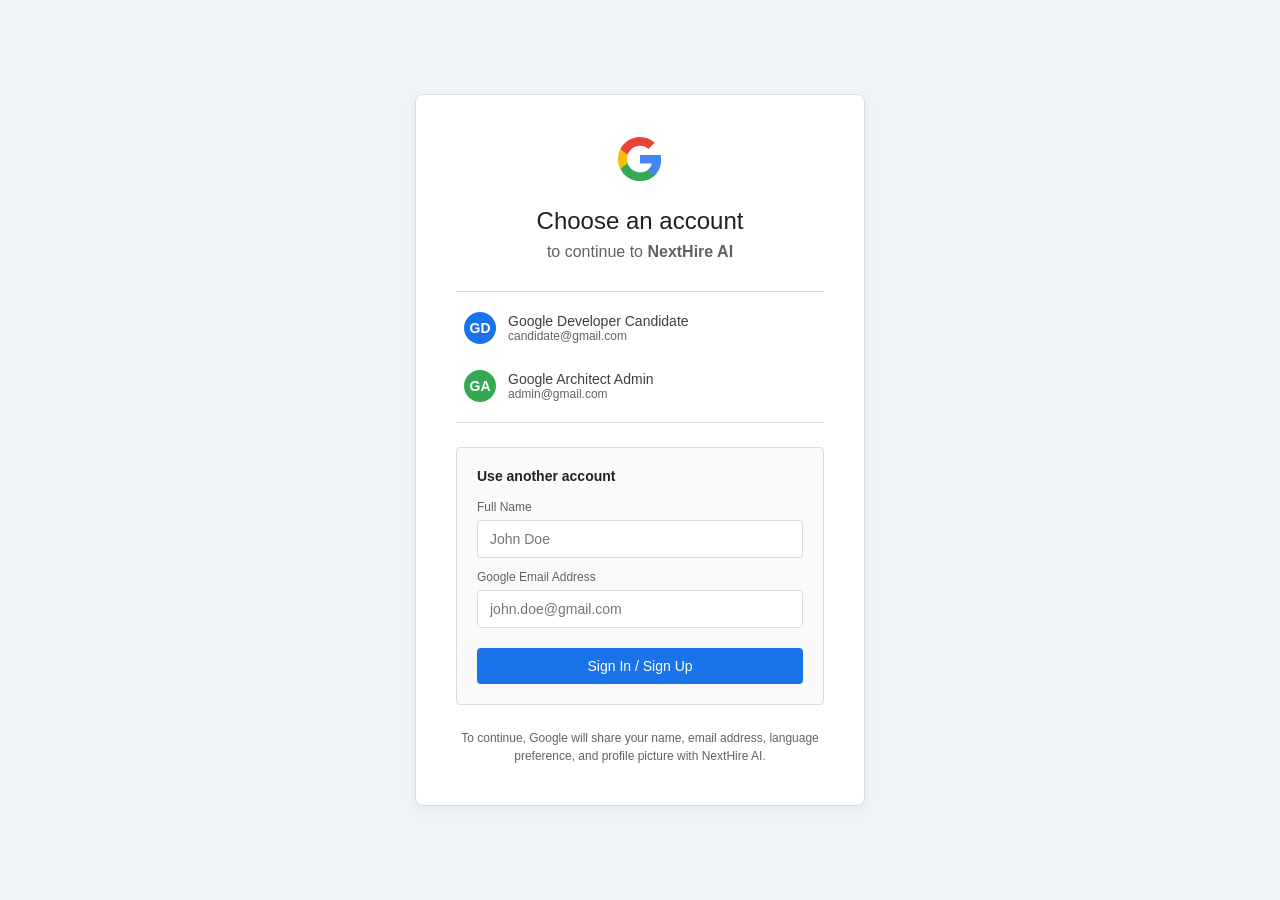
<file: templates/google_oauth.html>
<!DOCTYPE html>
<html lang="en">
<head>
  <meta charset="UTF-8">
  <meta name="viewport" content="width=device-width, initial-scale=1.0">
  <title>Sign in with Google</title>
  <style>
    body {
      font-family: -apple-system, BlinkMacSystemFont, "Segoe UI", Roboto, Helvetica, Arial, sans-serif;
      background-color: #f0f4f9;
      display: flex;
      justify-content: center;
      align-items: center;
      min-height: 100vh;
      margin: 0;
    }
    .oauth-box {
      background: #ffffff;
      border: 1px solid #dadce0;
      border-radius: 8px;
      width: 100%;
      max-width: 450px;
      padding: 40px;
      box-sizing: border-box;
      box-shadow: 0 4px 12px rgba(0,0,0,0.05);
    }
    .google-logo {
      display: flex;
      justify-content: center;
      margin-bottom: 24px;
    }
    .title {
      font-size: 24px;
      font-weight: 400;
      color: #202124;
      text-align: center;
      margin-bottom: 8px;
    }
    .subtitle {
      font-size: 16px;
      color: #5f6368;
      text-align: center;
      margin-bottom: 30px;
    }
    .account-list {
      display: flex;
      flex-direction: column;
      gap: 2px;
      border-top: 1px solid #dadce0;
      border-bottom: 1px solid #dadce0;
      margin-bottom: 24px;
      padding: 8px 0;
    }
    .account-item {
      display: flex;
      align-items: center;
      padding: 12px 8px;
      cursor: pointer;
      border-radius: 4px;
      transition: background-color 0.2s;
      text-decoration: none;
      color: inherit;
    }
    .account-item:hover {
      background-color: #f1f3f4;
    }
    .avatar {
      width: 32px;
      height: 32px;
      border-radius: 50%;
      background-color: #1a73e8;
      color: #ffffff;
      display: flex;
      align-items: center;
      justify-content: center;
      font-weight: bold;
      font-size: 14px;
      margin-right: 12px;
    }
    .account-info {
      display: flex;
      flex-direction: column;
    }
    .account-name {
      font-size: 14px;
      font-weight: 500;
      color: #3c4043;
    }
    .account-email {
      font-size: 12px;
      color: #5f6368;
    }
    .use-another-box {
      border: 1px solid #dadce0;
      border-radius: 4px;
      padding: 20px;
      margin-top: 10px;
      background-color: #fafafa;
    }
    .use-another-box h4 {
      margin: 0 0 16px 0;
      font-size: 14px;
      color: #202124;
    }
    .input-group {
      display: flex;
      flex-direction: column;
      gap: 6px;
      margin-bottom: 12px;
    }
    .input-group label {
      font-size: 12px;
      font-weight: 500;
      color: #5f6368;
    }
    .input-group input {
      border: 1px solid #dadce0;
      border-radius: 4px;
      padding: 10px 12px;
      font-size: 14px;
      outline: none;
    }
    .input-group input:focus {
      border-color: #1a73e8;
    }
    .btn-submit {
      background-color: #1a73e8;
      color: #ffffff;
      border: none;
      border-radius: 4px;
      padding: 10px 16px;
      font-size: 14px;
      font-weight: 500;
      cursor: pointer;
      width: 100%;
      margin-top: 8px;
    }
    .btn-submit:hover {
      background-color: #1557b0;
    }
    .footer-text {
      font-size: 12px;
      color: #5f6368;
      line-height: 1.5;
      text-align: center;
      margin-top: 24px;
    }
    @media (max-width: 480px) {
      body {
        background-color: #ffffff;
      }
      .oauth-box {
        padding: 24px 16px;
        border: none;
        box-shadow: none;
      }
      .title {
        font-size: 20px;
      }
      .subtitle {
        font-size: 14px;
        margin-bottom: 20px;
      }
      .use-another-box {
        padding: 16px;
      }
    }
  </style>
</head>
<body>

  <div class="oauth-box">
    <!-- Google Logo SVG -->
    <div class="google-logo">
      <svg xmlns="http://www.w3.org/2000/svg" width="48" height="48" viewBox="0 0 24 24" fill="currentColor">
        <path d="M22.56 12.25c0-.78-.07-1.53-.2-2.25H12v4.26h5.92c-.26 1.37-1.04 2.53-2.21 3.31v2.77h3.57c2.08-1.92 3.28-4.74 3.28-8.09z" fill="#4285F4"/>
        <path d="M12 23c2.97 0 5.46-.98 7.28-2.66l-3.57-2.77c-.98.66-2.23 1.06-3.71 1.06-2.86 0-5.29-1.93-6.16-4.53H2.18v2.84C3.99 20.53 7.7 23 12 23z" fill="#34A853"/>
        <path d="M5.84 14.09c-.22-.66-.35-1.36-.35-2.09s.13-1.43.35-2.09V7.06H2.18C1.43 8.55 1 10.22 1 12s.43 3.45 1.18 4.94l2.85-2.22.81-.63z" fill="#FBBC05"/>
        <path d="M12 5.38c1.62 0 3.06.56 4.21 1.64l3.15-3.15C17.45 2.09 14.97 1 12 1 7.7 1 3.99 3.47 2.18 7.06l3.66 2.84c.87-2.6 3.3-4.52 6.16-4.52z" fill="#EA4335"/>
      </svg>
    </div>

    <div class="title">Choose an account</div>
    <div class="subtitle">to continue to <strong>NextHire AI</strong></div>

    <div class="account-list">
      <!-- Account 1 -->
      <a href="/auth/google/callback?email=candidate%40gmail.com&fullname=Google+Developer+Candidate" class="account-item">
        <div class="avatar" style="background-color: #1a73e8;">GD</div>
        <div class="account-info">
          <span class="account-name">Google Developer Candidate</span>
          <span class="account-email">candidate@gmail.com</span>
        </div>
      </a>

      <!-- Account 2 -->
      <a href="/auth/google/callback?email=admin%40gmail.com&fullname=Google+Architect+Admin" class="account-item">
        <div class="avatar" style="background-color: #34a853;">GA</div>
        <div class="account-info">
          <span class="account-name">Google Architect Admin</span>
          <span class="account-email">admin@gmail.com</span>
        </div>
      </a>
    </div>

    <!-- Custom Account Input -->
    <div class="use-another-box">
      <h4>Use another account</h4>
      <form action="/auth/google/callback" method="GET">
        <div class="input-group">
          <label for="fullname">Full Name</label>
          <input type="text" id="fullname" name="fullname" required placeholder="John Doe">
        </div>
        <div class="input-group">
          <label for="email">Google Email Address</label>
          <input type="email" id="email" name="email" required placeholder="john.doe@gmail.com">
        </div>
        <button type="submit" class="btn-submit">Sign In / Sign Up</button>
      </form>
    </div>

    <div class="footer-text">
      To continue, Google will share your name, email address, language preference, and profile picture with NextHire AI.
    </div>
  </div>

</body>
</html>
</file>
